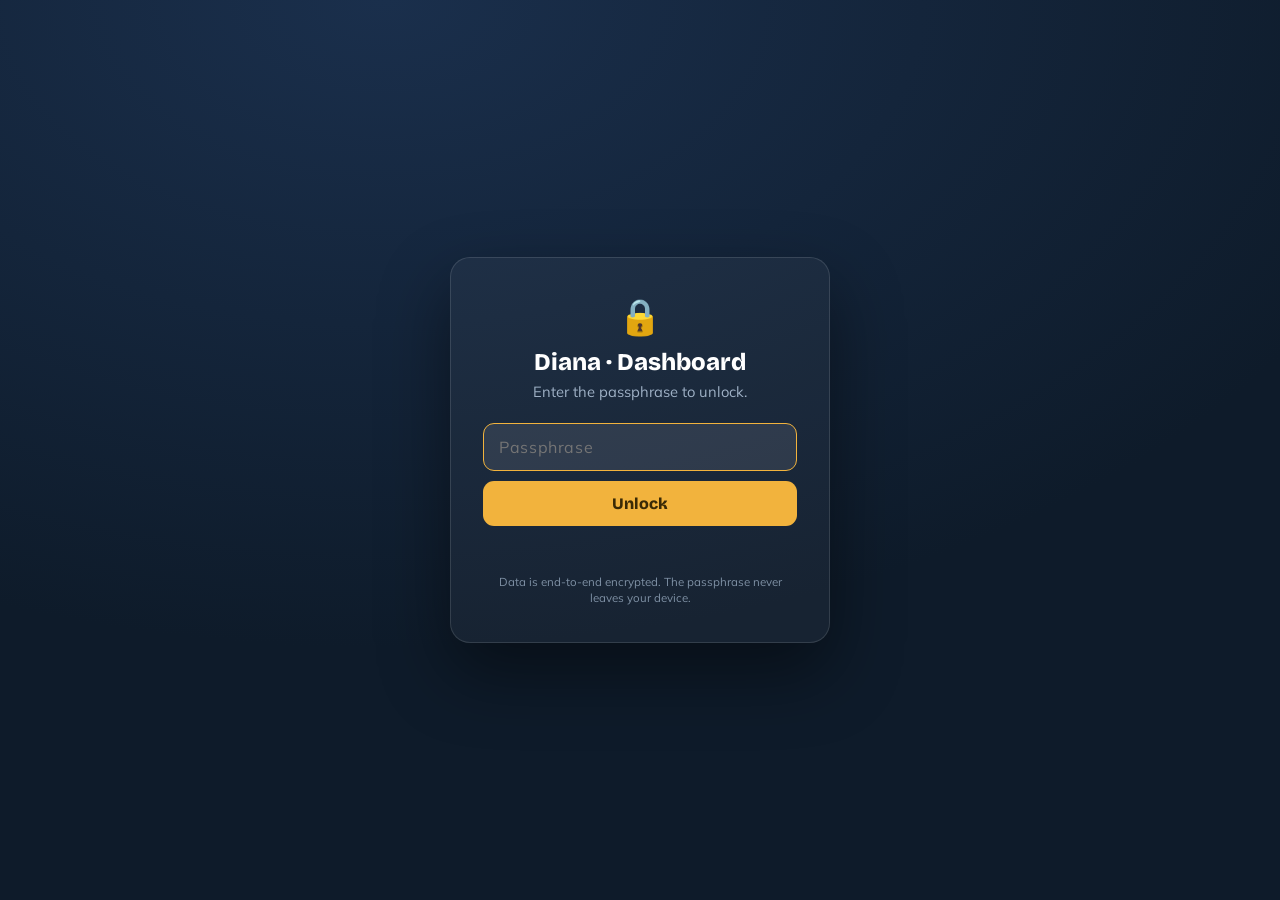
<file: index.html>
<!DOCTYPE html>
<html lang="en">
<head>
<meta charset="UTF-8"><meta name="viewport" content="width=device-width, initial-scale=1">
<title>Diana · Overview</title>
<link rel="stylesheet" href="assets/style.css">
</head>
<body data-page="overview">
<button class="navtoggle">☰</button>
<aside class="sidebar" id="sidebar"></aside>
<main id="view"></main>
<script src="assets/data.enc.js"></script>
<script src="assets/app.js"></script>
<script src="assets/gate.js"></script>
</body>
</html>
</file>
<file: assets/style.css>
@import url('https://fonts.googleapis.com/css2?family=Bricolage+Grotesque:opsz,wght@12..96,500;12..96,600;12..96,700;12..96,800&family=Mulish:ital,wght@0,400;0,600;0,700;0,800;1,400&display=swap');
:root{
  --blue:#16498F; --blue-2:#1E5BAE; --green:#00B48D; --green-d:#018A6C;
  --amber:#F2B33D; --amber-d:#C9871C; --ink:#0E1B2A; --ink-2:#16273A;
  --paper:#F4F6F9; --card:#FFFFFF; --line:#E4E9F0; --mute:#6A7686; --mute-2:#9AA6B4;
  --red:#E2574C;
  --disp:"Bricolage Grotesque",sans-serif; --body:"Mulish",sans-serif;
  --sb:248px;
}
*{box-sizing:border-box;margin:0;padding:0}
body{font-family:var(--body);background:var(--paper);color:var(--ink);-webkit-font-smoothing:antialiased}
a{color:inherit;text-decoration:none}
h1,h2,h3,.num{font-family:var(--disp)}
.num{font-weight:800;letter-spacing:-.02em;line-height:.95}

/* ---------- layout ---------- */
.sidebar{position:fixed;top:0;left:0;width:var(--sb);height:100vh;background:var(--ink);color:#cdd8e6;display:flex;flex-direction:column;padding:24px 16px;z-index:20}
.sb-brand{padding:6px 10px 18px}
.sb-brand .nm{font-family:var(--disp);font-weight:800;font-size:1.25rem;color:#fff;line-height:1.05}
.sb-brand .rl{font-size:.74rem;color:#8fa1b5;margin-top:4px;line-height:1.3}
.sb-nav{display:flex;flex-direction:column;gap:3px;margin-top:6px}
.sb-nav a{display:flex;align-items:center;gap:11px;padding:10px 12px;border-radius:10px;font-weight:700;font-size:.92rem;color:#aebccd}
.sb-nav a .ic{width:18px;text-align:center;opacity:.9}
.sb-nav a:hover{background:#1b2c40;color:#fff}
.sb-nav a.active{background:var(--blue);color:#fff}
.sb-foot{margin-top:auto;padding:12px 10px 2px;font-size:.7rem;color:#7e90a4;line-height:1.4;border-top:1px solid #22344a}
.sb-foot b{color:#b9c6d6}
main{margin-left:var(--sb);padding:30px 36px 60px;max-width:1280px}
.navtoggle{display:none}

/* ---------- page header ---------- */
.phead{display:flex;justify-content:space-between;align-items:flex-end;gap:20px;flex-wrap:wrap;margin-bottom:24px}
.phead .kick{font-weight:800;letter-spacing:.14em;text-transform:uppercase;font-size:.74rem;color:var(--green-d)}
.phead h1{font-size:clamp(1.7rem,3vw,2.4rem);font-weight:800;color:var(--ink);margin-top:4px}
.phead .sub{color:var(--mute);font-size:.95rem;margin-top:4px}
.sprintpill{background:var(--card);border:1px solid var(--line);border-radius:14px;padding:12px 18px;text-align:right;box-shadow:0 6px 18px rgba(14,27,42,.05)}
.sprintpill .d{font-family:var(--disp);font-weight:800;font-size:1.5rem;color:var(--blue)}
.sprintpill .l{font-size:.72rem;color:var(--mute);text-transform:uppercase;letter-spacing:.05em}

/* ---------- grid + cards ---------- */
.grid{display:grid;gap:18px}
.g4{grid-template-columns:repeat(4,1fr)}
.g3{grid-template-columns:repeat(3,1fr)}
.g2{grid-template-columns:repeat(2,1fr)}
.card{background:var(--card);border:1px solid var(--line);border-radius:16px;padding:20px;box-shadow:0 8px 24px rgba(14,27,42,.05)}
.card.pad-lg{padding:24px 26px}
.card h3{font-size:1.05rem;font-weight:800;color:var(--ink);font-family:var(--disp)}
.section-title{font-family:var(--disp);font-weight:800;font-size:1.2rem;margin:30px 0 14px;color:var(--ink)}
.section-title:first-child{margin-top:0}

.stat{position:relative;overflow:hidden}
.stat .top{height:5px;border-radius:5px;width:42px;margin-bottom:14px}
.stat .v{font-family:var(--disp);font-weight:800;font-size:2.5rem;color:var(--ink);line-height:.9}
.stat .v small{font-size:1rem;color:var(--mute);font-weight:700}
.stat .lab{font-size:.86rem;color:var(--mute);margin-top:8px;line-height:1.35}
.stat .sub{font-size:.78rem;color:var(--mute-2);margin-top:6px}

.bg-blue{background:var(--blue)} .bg-green{background:var(--green)} .bg-amber{background:var(--amber)} .bg-ink{background:var(--ink)} .bg-red{background:var(--red)}
.t-blue{color:var(--blue)} .t-green{color:var(--green-d)} .t-amber{color:var(--amber-d)} .t-mute{color:var(--mute)}

/* hero ring card */
.herorow{display:grid;grid-template-columns:300px 1fr;gap:18px}
.ringcard{display:flex;flex-direction:column;align-items:center;justify-content:center;text-align:center;background:var(--ink);color:#fff}
.ringcard .cap{font-size:.74rem;letter-spacing:.12em;text-transform:uppercase;color:var(--amber);font-weight:800;margin-bottom:8px}
.ringcard .big{font-family:var(--disp);font-weight:800;font-size:3.4rem;line-height:.9}
.ringcard .of{color:#9fb1c6;font-size:.95rem;margin-top:2px}
.ringcard svg{margin-top:6px}

/* funnel */
.funnel{display:flex;flex-direction:column;gap:14px}
.fl{display:grid;grid-template-columns:130px 1fr 96px;align-items:center;gap:14px}
.fl .nm{font-weight:700;font-size:.9rem}
.fl .track{height:26px;background:#eef1f6;border-radius:8px;overflow:hidden;position:relative}
.fl .fill{height:100%;border-radius:8px;display:flex;align-items:center;padding-left:10px;color:#fff;font-weight:800;font-size:.82rem;font-family:var(--disp);min-width:34px}
.fl .tgt{font-size:.82rem;color:var(--mute);text-align:right}

/* bar list */
.barlist{display:flex;flex-direction:column;gap:11px}
.bl{display:grid;grid-template-columns:130px 1fr 34px;align-items:center;gap:12px;font-size:.88rem}
.bl .nm{color:var(--ink);font-weight:600;white-space:nowrap;overflow:hidden;text-overflow:ellipsis}
.bl .track{height:12px;background:#eef1f6;border-radius:6px;overflow:hidden}
.bl .fill{height:100%;border-radius:6px}
.bl .vv{font-weight:800;font-family:var(--disp);text-align:right;color:var(--ink)}

/* badges */
.badge{display:inline-flex;align-items:center;gap:6px;font-weight:800;font-size:.7rem;letter-spacing:.03em;text-transform:uppercase;padding:.3em .6em;border-radius:999px}
.b-lead{background:#eceff3;color:#5b6675} .b-engaged{background:#fdf1d8;color:#9a6b12}
.b-call{background:#dfeaf7;color:#1a4d8f} .b-onboarded{background:#d3f3ea;color:#067a5f}
.b-active{background:#caf3d9;color:#1c8a3f}
.b-now{background:#fde0dd;color:#b53a30} .b-soon{background:#fdf1d8;color:#9a6b12} .b-later{background:#eceff3;color:#5b6675} .b-done{background:#d3f3ea;color:#067a5f}

/* table */
table.tbl{width:100%;border-collapse:collapse;font-size:.88rem}
.tbl th{text-align:left;font-size:.72rem;text-transform:uppercase;letter-spacing:.05em;color:var(--mute);font-weight:800;padding:0 12px 10px}
.tbl td{padding:12px;border-top:1px solid var(--line);vertical-align:middle}
.tbl tr:hover td{background:#fafbfd}
.tbl .nm{font-weight:700}
.tbl .star{color:var(--amber-d)}

/* task list */
.tasks{display:flex;flex-direction:column;gap:9px}
.task{display:flex;gap:12px;align-items:flex-start;background:var(--card);border:1px solid var(--line);border-radius:11px;padding:12px 14px}
.task .dot{flex:none;width:11px;height:11px;border-radius:50%;margin-top:5px}
.task .tx{font-size:.92rem;line-height:1.35}
.task.done .tx{color:var(--mute);text-decoration:line-through}

.callout{border-left:4px solid var(--amber);background:#fffaf0;border-radius:0 12px 12px 0;padding:14px 18px;font-size:.92rem;line-height:1.45}
.callout.green{border-color:var(--green);background:#f0fbf7}
.muted{color:var(--mute);font-size:.9rem;line-height:1.5}
.kv{display:flex;justify-content:space-between;padding:9px 0;border-bottom:1px solid var(--line);font-size:.92rem}
.kv:last-child{border-bottom:0}
.kv .k{color:var(--mute)} .kv .v{font-weight:800;font-family:var(--disp)}
.note-list{list-style:none;display:flex;flex-direction:column;gap:8px;margin-top:6px}
.note-list li{position:relative;padding-left:18px;font-size:.9rem;color:var(--mute);line-height:1.4}
.note-list li::before{content:"›";position:absolute;left:2px;color:var(--green-d);font-weight:800}

@media (max-width:1080px){.g4{grid-template-columns:repeat(2,1fr)}.herorow{grid-template-columns:1fr}.g3{grid-template-columns:repeat(2,1fr)}}
@media (max-width:760px){
  .sidebar{transform:translateX(-100%);transition:transform .25s;width:230px}
  .sidebar.open{transform:translateX(0)}
  main{margin-left:0;padding:64px 16px 40px}
  .navtoggle{display:flex;position:fixed;top:14px;left:14px;z-index:30;background:var(--ink);color:#fff;border:0;border-radius:10px;width:42px;height:42px;font-size:1.2rem;align-items:center;justify-content:center;cursor:pointer}
  .g4,.g3,.g2{grid-template-columns:1fr}
  .fl{grid-template-columns:96px 1fr 60px}
}

/* ---------- motion & polish ---------- */
@keyframes fadeUp{from{opacity:0;transform:translateY(15px)}to{opacity:1;transform:none}}
@keyframes grow{from{width:0}to{width:var(--w,0)}}
.phead{animation:fadeUp .5s cubic-bezier(.2,.7,.2,1) backwards}
.card{animation:fadeUp .5s cubic-bezier(.2,.7,.2,1) backwards;transition:transform .18s ease,box-shadow .2s ease}
.card:hover{transform:translateY(-3px);box-shadow:0 18px 38px rgba(14,27,42,.12)}
.fl .fill,.bl .fill{width:var(--w);animation:grow 1s cubic-bezier(.2,.7,.2,1) both}
.ringfill{transition:stroke-dashoffset 1.15s cubic-bezier(.2,.7,.2,1)}
.cnt{font-variant-numeric:tabular-nums}
.sb-nav a{transition:background .15s ease,color .15s ease,transform .12s ease}
.sb-nav a:hover{transform:translateX(3px)}
.tbl tbody tr{transition:background .12s ease}
.task{transition:transform .14s ease,box-shadow .14s ease}
.task:hover{transform:translateX(3px);box-shadow:0 8px 20px rgba(14,27,42,.06)}
/* depth */
.sidebar{background:linear-gradient(180deg,#15273f 0%,#0E1B2A 58%)}
.ringcard{background:radial-gradient(135% 130% at 25% 0%,#20395a 0%,#0E1B2A 60%)}
body{background:radial-gradient(1100px 520px at 100% -10%, #e8eef7 0%, var(--paper) 55%) fixed}
@media (prefers-reduced-motion:reduce){*{animation-duration:.001s!important;transition:none!important}.fl .fill,.bl .fill{width:var(--w)}}

/* ---------- passphrase gate ---------- */
#gate{position:fixed;inset:0;z-index:100;display:flex;align-items:center;justify-content:center;padding:20px;
  background:radial-gradient(140% 120% at 30% 0%,#1a2f4c 0%,#0E1B2A 60%)}
.gate-card{width:100%;max-width:380px;background:rgba(255,255,255,.04);border:1px solid rgba(255,255,255,.12);
  border-radius:20px;padding:36px 32px;text-align:center;color:#eaf0f7;box-shadow:0 30px 70px rgba(0,0,0,.45);
  animation:fadeUp .5s cubic-bezier(.2,.7,.2,1) backwards}
.gate-lock{font-size:2.2rem;margin-bottom:10px}
.gate-card h1{font-family:var(--disp);font-weight:800;font-size:1.5rem;color:#fff}
.gate-card p{color:#9fb1c6;font-size:.92rem;margin:6px 0 22px}
#gate-form{display:flex;flex-direction:column;gap:10px}
#gate-pass{padding:13px 15px;border-radius:11px;border:1px solid rgba(255,255,255,.18);background:rgba(255,255,255,.06);
  color:#fff;font-family:var(--body);font-size:1rem;outline:none;letter-spacing:.04em}
#gate-pass:focus{border-color:var(--amber);background:rgba(255,255,255,.09)}
#gate-form button{padding:13px;border:0;border-radius:11px;background:var(--amber);color:#3a2a06;font-family:var(--disp);
  font-weight:800;font-size:1rem;cursor:pointer;transition:filter .15s,transform .1s}
#gate-form button:hover{filter:brightness(1.05)} #gate-form button:active{transform:translateY(1px)}
#gate-form button:disabled{opacity:.7;cursor:default}
.gate-err{color:#ff9a8f;font-size:.85rem;font-weight:700;min-height:18px;margin-top:12px}
.gate-foot{color:#7e90a4;font-size:.72rem;margin-top:18px;line-height:1.4}
</file>
